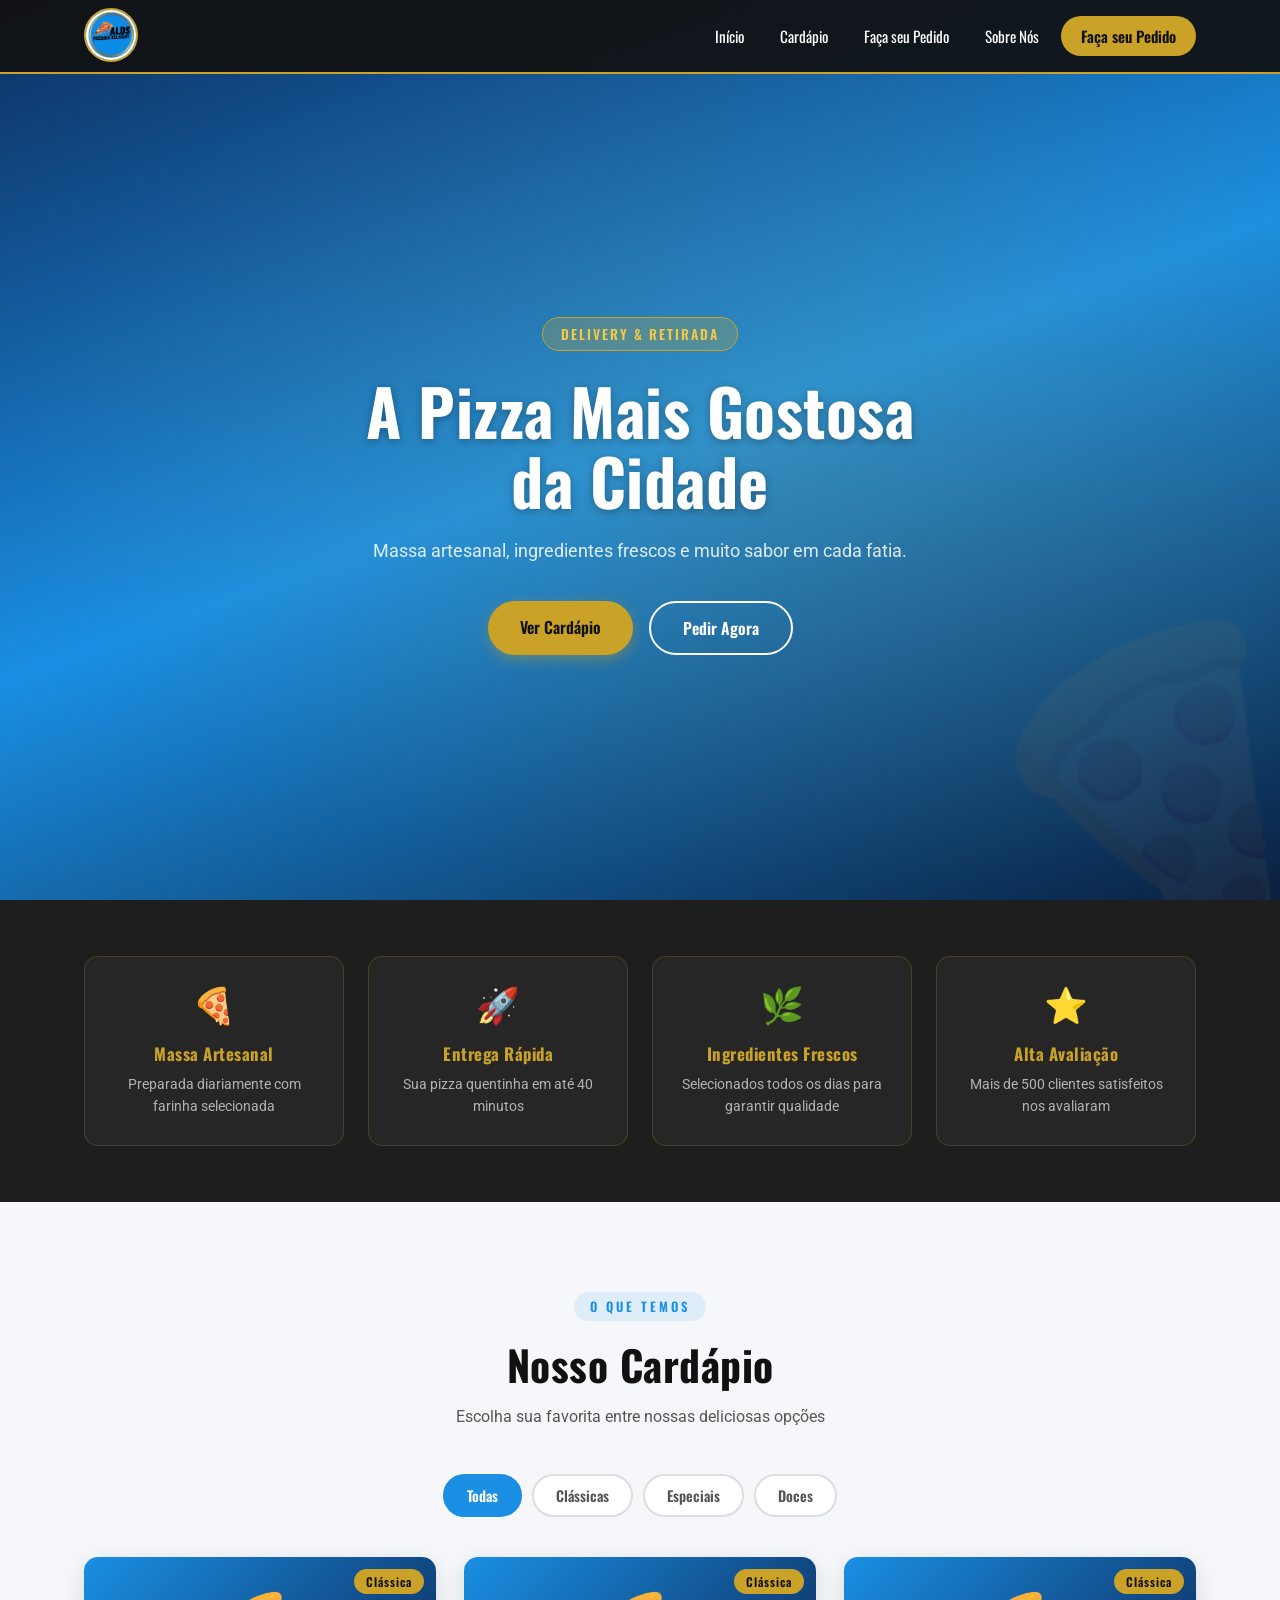
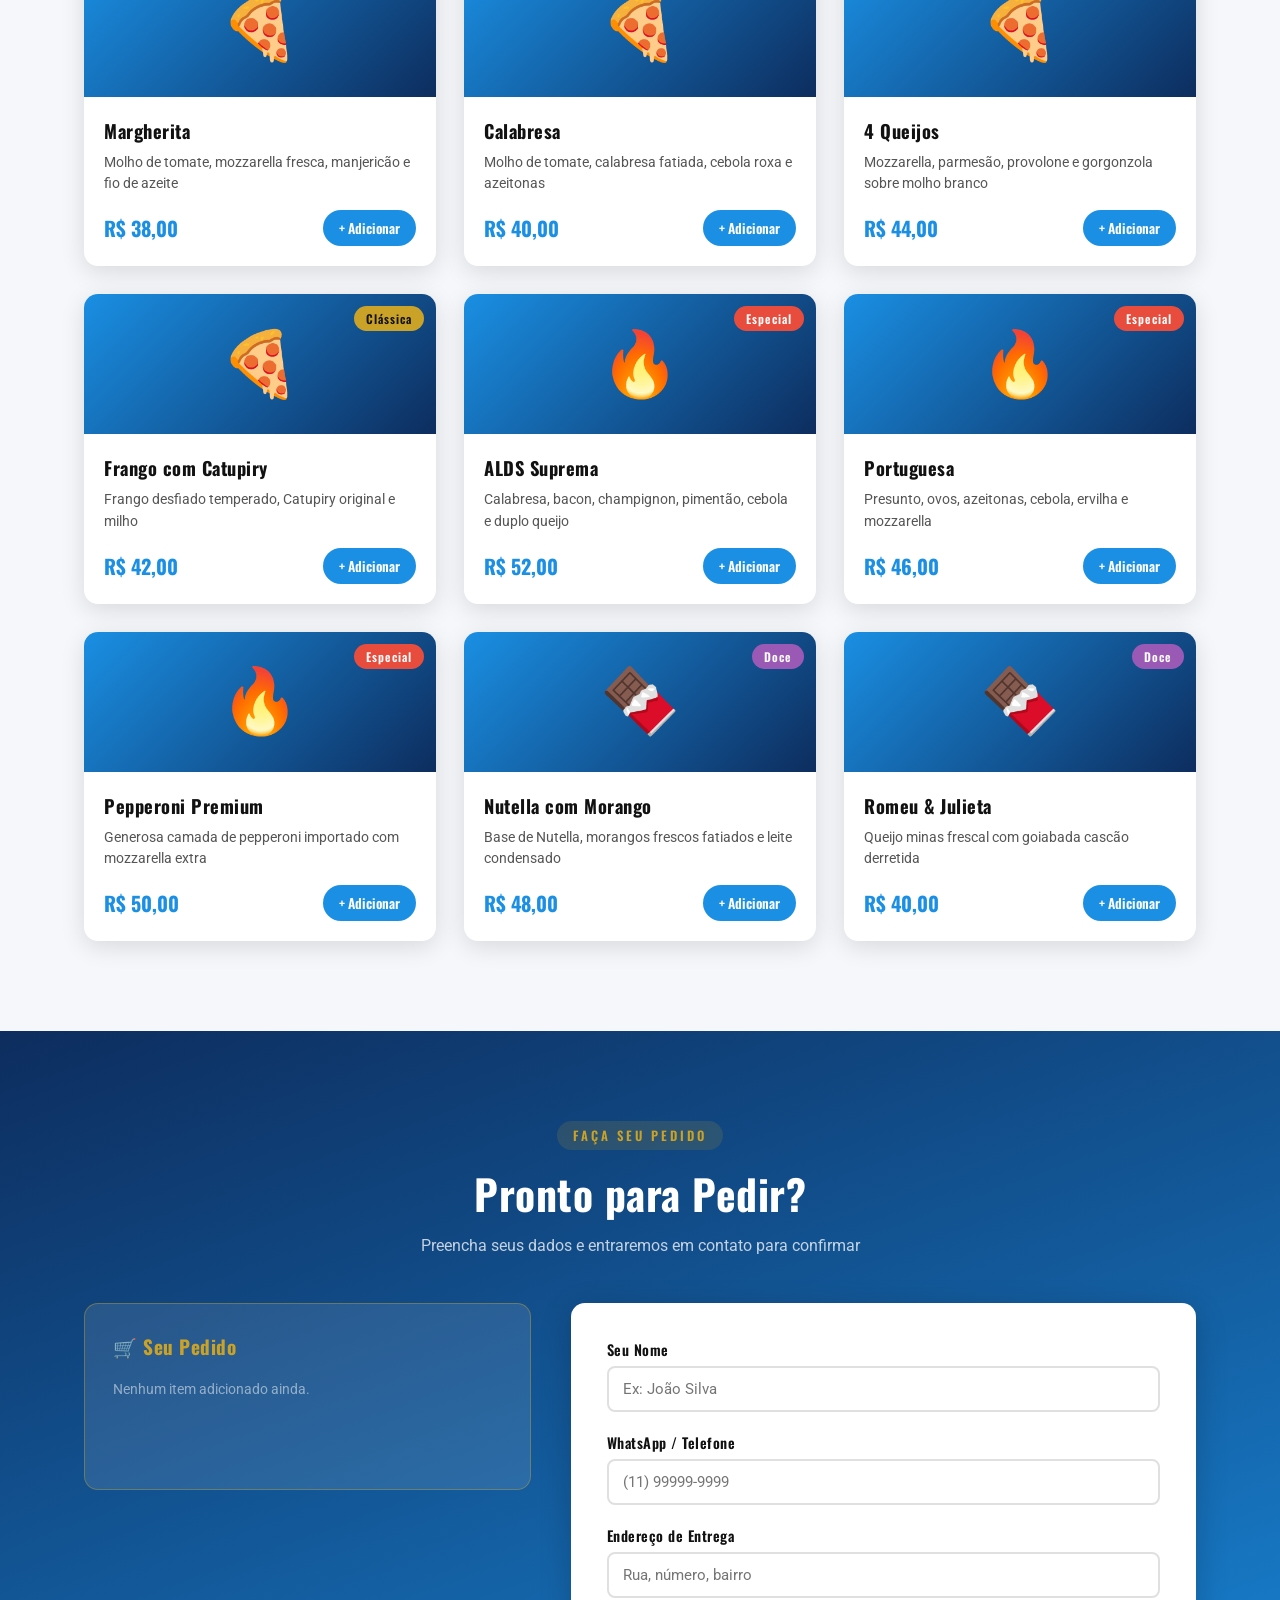
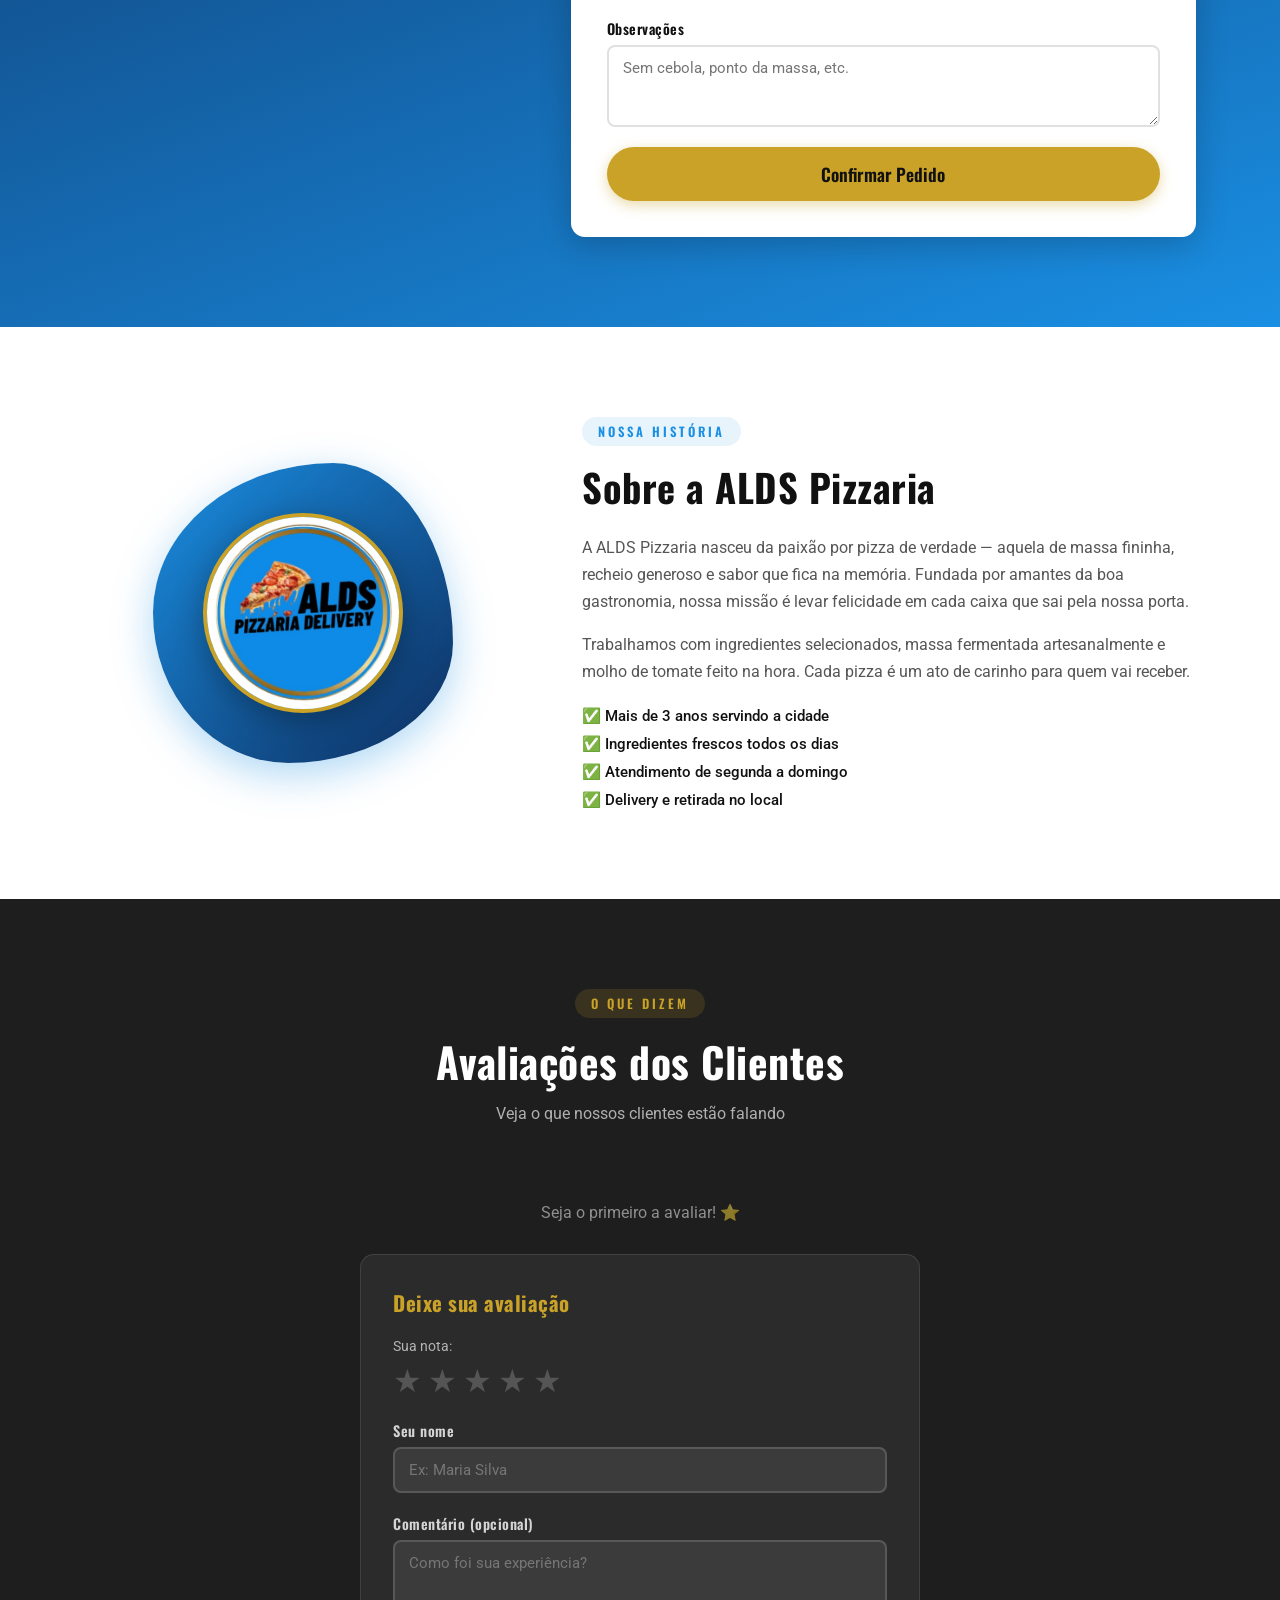
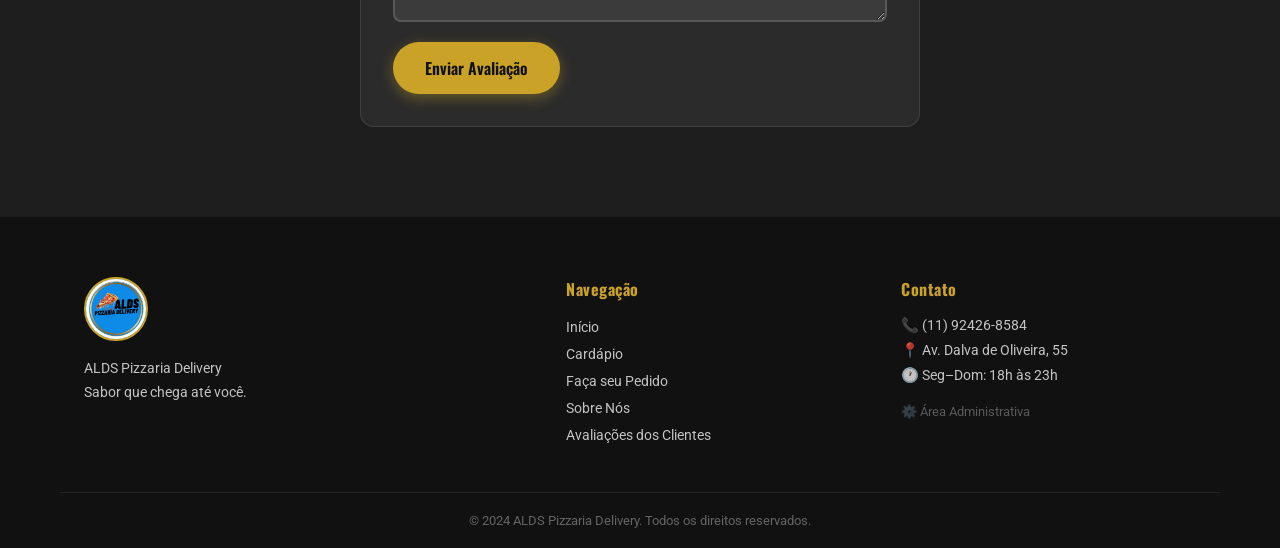
<file: index.html>
<!DOCTYPE html>
<html lang="pt-BR">
<head>
  <meta charset="UTF-8" />
  <meta name="viewport" content="width=device-width, initial-scale=1.0" />
  <title>ALDS Pizzaria Delivery</title>
  <link rel="stylesheet" href="css/style.css" />
  <link rel="preconnect" href="https://fonts.googleapis.com" />
  <link href="https://fonts.googleapis.com/css2?family=Oswald:wght@400;600;700&family=Roboto:wght@300;400;500&display=swap" rel="stylesheet" />
</head>
<body>

  <!-- HEADER -->
  <header id="header">
    <div class="header-inner">
      <a href="#home" class="logo-link">
        <div class="logo-wrap logo-wrap--header">
          <img src="imagem_logo.jpeg" alt="ALDS Pizzaria Delivery" />
        </div>
      </a>
      <nav>
        <button class="hamburger" id="hamburger" aria-label="Menu">
          <span></span><span></span><span></span>
        </button>
        <ul class="nav-links" id="navLinks">
          <li><a href="#home">Início</a></li>
          <li><a href="#cardapio">Cardápio</a></li>
          <li><a href="#pedido">Faça seu Pedido</a></li>
          <li><a href="#sobre">Sobre Nós</a></li>
          <li><a href="#pedido" class="btn-nav">Faça seu Pedido</a></li>
        </ul>
      </nav>
    </div>
  </header>

  <!-- BANNER / HERO -->
  <section class="hero" id="home">
    <div class="hero-overlay"></div>
    <div class="hero-content">
      <span class="hero-badge">Delivery & Retirada</span>
      <h1>A Pizza Mais Gostosa<br />da Cidade</h1>
      <p>Massa artesanal, ingredientes frescos e muito sabor em cada fatia.</p>
      <div class="hero-buttons">
        <a href="#cardapio" class="btn-primary">Ver Cardápio</a>
        <a href="#pedido" class="btn-secondary">Pedir Agora</a>
      </div>
    </div>
  </section>

  <!-- DESTAQUES -->
  <section class="features">
    <div class="container">
      <div class="feature-card">
        <span class="feature-icon">🍕</span>
        <h3>Massa Artesanal</h3>
        <p>Preparada diariamente com farinha selecionada</p>
      </div>
      <div class="feature-card">
        <span class="feature-icon">🚀</span>
        <h3>Entrega Rápida</h3>
        <p>Sua pizza quentinha em até 40 minutos</p>
      </div>
      <div class="feature-card">
        <span class="feature-icon">🌿</span>
        <h3>Ingredientes Frescos</h3>
        <p>Selecionados todos os dias para garantir qualidade</p>
      </div>
      <div class="feature-card">
        <span class="feature-icon">⭐</span>
        <h3>Alta Avaliação</h3>
        <p>Mais de 500 clientes satisfeitos nos avaliaram</p>
      </div>
    </div>
  </section>

  <!-- CARDÁPIO -->
  <section class="cardapio" id="cardapio">
    <div class="container">
      <div class="section-header">
        <span class="section-label">O que temos</span>
        <h2>Nosso Cardápio</h2>
        <p>Escolha sua favorita entre nossas deliciosas opções</p>
      </div>

      <div class="filter-buttons">
        <button class="filter-btn active" data-filter="all">Todas</button>
        <button class="filter-btn" data-filter="classica">Clássicas</button>
        <button class="filter-btn" data-filter="especial">Especiais</button>
        <button class="filter-btn" data-filter="doce">Doces</button>
      </div>

      <!-- Cards gerados dinamicamente pelo script.js via localStorage -->
      <div class="pizza-grid" id="pizzaGrid"></div>
    </div>
  </section>

  <!-- PEDIDO -->
  <section class="pedido" id="pedido">
    <div class="container">
      <div class="section-header light">
        <span class="section-label gold">Faça seu pedido</span>
        <h2>Pronto para Pedir?</h2>
        <p>Preencha seus dados e entraremos em contato para confirmar</p>
      </div>

      <div class="pedido-wrapper">
        <div class="carrinho" id="carrinho">
          <h3>🛒 Seu Pedido</h3>
          <ul id="carrinhoLista">
            <li class="carrinho-vazio">Nenhum item adicionado ainda.</li>
          </ul>
          <div class="carrinho-total" id="carrinhoTotal" style="display:none">
            <span>Total:</span>
            <span id="totalValor">R$ 0,00</span>
          </div>
        </div>

        <form class="pedido-form" id="pedidoForm" onsubmit="enviarPedido(event)">
          <div class="form-group">
            <label for="nome">Seu Nome</label>
            <input type="text" id="nome" placeholder="Ex: João Silva" required />
          </div>
          <div class="form-group">
            <label for="telefone">WhatsApp / Telefone</label>
            <input type="tel" id="telefone" placeholder="(11) 99999-9999" required maxlength="15" autocomplete="tel" />
            <span id="telefoneErro" style="display:none;color:#e74c3c;font-size:.82rem;margin-top:2px;"></span>
          </div>
          <div class="form-group">
            <label for="endereco">Endereço de Entrega</label>
            <input type="text" id="endereco" placeholder="Rua, número, bairro" />
          </div>
          <div class="form-group">
            <label for="obs">Observações</label>
            <textarea id="obs" rows="3" placeholder="Sem cebola, ponto da massa, etc."></textarea>
          </div>
          <button type="submit" class="btn-primary full">Confirmar Pedido</button>
        </form>
      </div>
    </div>
  </section>

  <!-- SOBRE NÓS -->
  <section class="sobre" id="sobre">
    <div class="container sobre-inner">
      <div class="sobre-img">
        <div class="sobre-blob">
          <div class="logo-wrap logo-wrap--blob">
            <img src="imagem_logo.jpeg" alt="ALDS Pizzaria" />
          </div>
        </div>
      </div>
      <div class="sobre-texto">
        <span class="section-label">Nossa História</span>
        <h2>Sobre a ALDS Pizzaria</h2>
        <p>
          A ALDS Pizzaria nasceu da paixão por pizza de verdade — aquela de massa fininha, recheio generoso e sabor que fica na memória.
          Fundada por amantes da boa gastronomia, nossa missão é levar felicidade em cada caixa que sai pela nossa porta.
        </p>
        <p>
          Trabalhamos com ingredientes selecionados, massa fermentada artesanalmente e molho de tomate feito na hora.
          Cada pizza é um ato de carinho para quem vai receber.
        </p>
        <ul class="sobre-lista">
          <li>✅ Mais de 3 anos servindo a cidade</li>
          <li>✅ Ingredientes frescos todos os dias</li>
          <li>✅ Atendimento de segunda a domingo</li>
          <li>✅ Delivery e retirada no local</li>
        </ul>
      </div>
    </div>
  </section>

  <!-- AVALIAÇÕES -->
  <section class="avaliacoes" id="avaliacoes">
    <div class="container">
      <div class="section-header">
        <span class="section-label">O que dizem</span>
        <h2>Avaliações dos Clientes</h2>
        <p>Veja o que nossos clientes estão falando</p>
      </div>

      <div class="avaliacoes-grid" id="avaliacoesGrid">
        <!-- Populado por script.js -->
      </div>

      <div class="avaliacao-form-wrap">
        <h3>Deixe sua avaliação</h3>
        <form id="avaliacaoForm" onsubmit="salvarAvaliacao(event)">
          <div class="estrelas-container">
            <p class="estrelas-label">Sua nota:</p>
            <div class="estrelas" id="estrelasInput">
              <span class="estrela" data-valor="1">★</span>
              <span class="estrela" data-valor="2">★</span>
              <span class="estrela" data-valor="3">★</span>
              <span class="estrela" data-valor="4">★</span>
              <span class="estrela" data-valor="5">★</span>
            </div>
            <input type="hidden" id="notaAvaliacao" value="0" />
          </div>
          <div class="form-group">
            <label for="nomeAvaliador">Seu nome</label>
            <input type="text" id="nomeAvaliador" placeholder="Ex: Maria Silva" required />
          </div>
          <div class="form-group">
            <label for="comentarioAvaliacao">Comentário (opcional)</label>
            <textarea id="comentarioAvaliacao" rows="3" placeholder="Como foi sua experiência?"></textarea>
          </div>
          <button type="submit" class="btn-primary">Enviar Avaliação</button>
        </form>
      </div>
    </div>
  </section>

  <!-- FOOTER -->
  <footer class="footer">
    <div class="container footer-inner">
      <div class="footer-brand">
        <div class="logo-wrap logo-wrap--footer">
          <img src="imagem_logo.jpeg" alt="ALDS Pizzaria" />
        </div>
        <p>ALDS Pizzaria Delivery<br />Sabor que chega até você.</p>
      </div>
      <div class="footer-links">
        <h4>Navegação</h4>
        <ul>
          <li><a href="#home">Início</a></li>
          <li><a href="#cardapio">Cardápio</a></li>
          <li><a href="#pedido">Faça seu Pedido</a></li>
          <li><a href="#sobre">Sobre Nós</a></li>
          <li><a href="#avaliacoes">Avaliações dos Clientes</a></li>
        </ul>
      </div>
      <div class="footer-contato">
        <h4>Contato</h4>
        <p>📞 (11) 92426-8584</p>
        <p>📍 Av. Dalva de Oliveira, 55</p>
        <p>🕐 Seg–Dom: 18h às 23h</p>
        <a href="admin.html" class="admin-link">⚙️ Área Administrativa</a>
      </div>
    </div>
    <div class="footer-bottom">
      <p>© 2024 ALDS Pizzaria Delivery. Todos os direitos reservados.</p>
    </div>
  </footer>

  <!-- MODAL DE CONFIRMAÇÃO -->
  <div class="modal" id="modal">
    <div class="modal-box">
      <span class="modal-icon">🎉</span>
      <h3>Pedido Recebido!</h3>
      <p id="modalMensagem">Obrigado! Em breve entraremos em contato para confirmar seu pedido.</p>
      <button class="btn-primary" onclick="fecharModal()">Fechar</button>
    </div>
  </div>

  <script src="js/script.js"></script>
</body>
</html>
</file>
<file: css/style.css>
/* =============================================
   ALDS Pizzaria — Stylesheet
   Paleta: Azul #1A8FE3 | Dourado #C9A227 | Preto #111
   ============================================= */

*, *::before, *::after { box-sizing: border-box; margin: 0; padding: 0; }

:root {
  --blue:    #1A8FE3;
  --blue-dk: #1270b8;
  --gold:    #C9A227;
  --gold-lt: #f0c84a;
  --dark:    #111111;
  --dark2:   #1e1e1e;
  --gray:    #555;
  --light:   #f5f7fa;
  --white:   #ffffff;
  --radius:  14px;
  --shadow:  0 6px 24px rgba(0,0,0,.12);
}

html { scroll-behavior: smooth; }

body {
  font-family: 'Roboto', sans-serif;
  color: var(--dark);
  background: var(--white);
  overflow-x: hidden;
}

h1, h2, h3, h4 { font-family: 'Oswald', sans-serif; letter-spacing: .5px; }

a { text-decoration: none; color: inherit; }

img { max-width: 100%; display: block; }

.container { max-width: 1160px; margin: 0 auto; padding: 0 24px; }

/* ── Buttons ── */
.btn-primary {
  display: inline-block;
  background: var(--gold);
  color: var(--dark);
  font-family: 'Oswald', sans-serif;
  font-size: 1rem;
  font-weight: 600;
  padding: 14px 32px;
  border-radius: 50px;
  border: none;
  cursor: pointer;
  transition: background .25s, transform .2s, box-shadow .2s;
  box-shadow: 0 4px 14px rgba(201,162,39,.4);
}
.btn-primary:hover { background: var(--gold-lt); transform: translateY(-2px); }
.btn-primary.full { width: 100%; text-align: center; font-size: 1.1rem; }

.btn-secondary {
  display: inline-block;
  background: transparent;
  color: var(--white);
  font-family: 'Oswald', sans-serif;
  font-size: 1rem;
  font-weight: 600;
  padding: 13px 32px;
  border-radius: 50px;
  border: 2px solid var(--white);
  cursor: pointer;
  transition: background .25s, color .25s;
}
.btn-secondary:hover { background: var(--white); color: var(--blue); }

/* =============================================
   HEADER
   ============================================= */
#header {
  position: fixed;
  top: 0; left: 0; right: 0;
  z-index: 900;
  background: rgba(17,17,17,.92);
  backdrop-filter: blur(10px);
  border-bottom: 2px solid var(--gold);
  transition: background .3s;
}

.header-inner {
  max-width: 1160px;
  margin: 0 auto;
  padding: 0 24px;
  height: 72px;
  display: flex;
  align-items: center;
  justify-content: space-between;
}

/* ── Logo wrapper — elimina fundo branco da imagem ── */
.logo-wrap {
  border-radius: 50%;
  overflow: hidden;           /* recorte circular limpo      */
  background: #1A8FE3;        /* cobre qualquer resquício branco */
  flex-shrink: 0;
  display: inline-flex;
  align-items: center;
  justify-content: center;
}

/* A imagem escala levemente para cobrir as bordas brancas do JPEG */
.logo-wrap img {
  display: block;
  width: 100%;
  height: 100%;
  object-fit: cover;
  transform: scale(1.13);
}

/* Tamanhos por contexto */
.logo-wrap--header {
  width: 54px;
  height: 54px;
  border: 2px solid var(--gold);
}

.logo-wrap--footer {
  width: 64px;
  height: 64px;
  border: 2px solid var(--gold);
  margin-bottom: 16px;
}

nav { display: flex; align-items: center; }

.nav-links {
  list-style: none;
  display: flex;
  gap: 8px;
  align-items: center;
}

.nav-links a {
  color: var(--white);
  font-family: 'Oswald', sans-serif;
  font-size: .95rem;
  font-weight: 400;
  padding: 8px 14px;
  border-radius: 6px;
  transition: color .2s;
}
.nav-links a:hover { color: var(--gold); }

.nav-links .btn-nav {
  background: var(--gold);
  color: var(--dark);
  font-weight: 600;
  border-radius: 50px;
  padding: 9px 20px;
}
.nav-links .btn-nav:hover { background: var(--gold-lt); color: var(--dark); }

/* Hamburger */
.hamburger {
  display: none;
  flex-direction: column;
  gap: 5px;
  background: none;
  border: none;
  cursor: pointer;
  padding: 6px;
}
.hamburger span {
  display: block;
  width: 25px; height: 2px;
  background: var(--white);
  border-radius: 2px;
  transition: transform .3s, opacity .3s;
}
.hamburger.open span:nth-child(1) { transform: translateY(7px) rotate(45deg); }
.hamburger.open span:nth-child(2) { opacity: 0; }
.hamburger.open span:nth-child(3) { transform: translateY(-7px) rotate(-45deg); }

/* =============================================
   HERO
   ============================================= */
.hero {
  position: relative;
  min-height: 100vh;
  display: flex;
  align-items: center;
  justify-content: center;
  background:
    linear-gradient(160deg, #0d2d5e 0%, #1A8FE3 50%, #0a1f3e 100%);
  overflow: hidden;
  padding-top: 72px;
}

/* Animated pizza pattern */
.hero::before {
  content: '🍕';
  position: absolute;
  font-size: 18rem;
  opacity: .05;
  right: -3rem;
  bottom: -3rem;
  animation: spin 30s linear infinite;
  pointer-events: none;
}
@keyframes spin { to { transform: rotate(360deg); } }

.hero-overlay {
  position: absolute; inset: 0;
  background: radial-gradient(ellipse at 60% 50%, rgba(201,162,39,.15) 0%, transparent 70%);
  pointer-events: none;
}

.hero-content {
  position: relative;
  text-align: center;
  color: var(--white);
  max-width: 680px;
  padding: 0 24px;
  display: flex;
  flex-direction: column;
  align-items: center;
}

/* Logo dentro do blob — Sobre Nós */
.logo-wrap--blob {
  width: 200px;
  height: 200px;
  border: 4px solid var(--gold);
  box-shadow: 0 8px 32px rgba(0,0,0,.3);
}

.hero-badge {
  display: inline-block;
  background: rgba(201,162,39,.25);
  border: 1px solid var(--gold);
  color: var(--gold-lt);
  font-family: 'Oswald', sans-serif;
  font-size: .85rem;
  font-weight: 600;
  letter-spacing: 2px;
  text-transform: uppercase;
  padding: 6px 18px;
  border-radius: 50px;
  margin-bottom: 24px;
}

.hero-content h1 {
  font-size: clamp(2.4rem, 6vw, 4rem);
  font-weight: 700;
  line-height: 1.1;
  margin-bottom: 20px;
  text-shadow: 0 2px 8px rgba(0,0,0,.3);
}

.hero-content p {
  font-size: 1.15rem;
  color: rgba(255,255,255,.85);
  margin-bottom: 36px;
  line-height: 1.6;
}

.hero-buttons { display: flex; gap: 16px; justify-content: center; flex-wrap: wrap; }

/* =============================================
   FEATURES
   ============================================= */
.features {
  background: var(--dark2);
  padding: 56px 0;
}

.features .container {
  display: grid;
  grid-template-columns: repeat(4, 1fr);
  gap: 24px;
}

.feature-card {
  text-align: center;
  padding: 28px 20px;
  border-radius: var(--radius);
  background: rgba(255,255,255,.04);
  border: 1px solid rgba(201,162,39,.2);
  transition: border-color .3s, transform .3s;
}
.feature-card:hover { border-color: var(--gold); transform: translateY(-4px); }

.feature-icon { font-size: 2.2rem; display: block; margin-bottom: 14px; }

.feature-card h3 {
  color: var(--gold);
  font-size: 1.05rem;
  margin-bottom: 8px;
}

.feature-card p { color: rgba(255,255,255,.65); font-size: .9rem; line-height: 1.5; }

/* =============================================
   CARDÁPIO
   ============================================= */
.cardapio {
  padding: 90px 0;
  background: var(--light);
}

.section-header {
  text-align: center;
  margin-bottom: 48px;
}
.section-header.light h2 { color: var(--white); }
.section-header.light p  { color: rgba(255,255,255,.75); }

.section-label {
  display: inline-block;
  font-family: 'Oswald', sans-serif;
  font-size: .8rem;
  font-weight: 600;
  letter-spacing: 3px;
  text-transform: uppercase;
  color: var(--blue);
  background: rgba(26,143,227,.1);
  padding: 5px 16px;
  border-radius: 50px;
  margin-bottom: 12px;
}
.section-label.gold { color: var(--gold); background: rgba(201,162,39,.15); }

.section-header h2 {
  font-size: clamp(1.8rem, 4vw, 2.6rem);
  margin-bottom: 12px;
}

.section-header p { color: var(--gray); font-size: 1rem; }

/* Filter Buttons */
.filter-buttons {
  display: flex;
  gap: 10px;
  justify-content: center;
  flex-wrap: wrap;
  margin-bottom: 40px;
}

.filter-btn {
  padding: 9px 22px;
  border-radius: 50px;
  border: 2px solid #ddd;
  background: var(--white);
  font-family: 'Oswald', sans-serif;
  font-size: .9rem;
  font-weight: 600;
  cursor: pointer;
  color: var(--gray);
  transition: all .25s;
}
.filter-btn:hover,
.filter-btn.active {
  background: var(--blue);
  border-color: var(--blue);
  color: var(--white);
}

/* Pizza Grid */
.pizza-grid {
  display: grid;
  grid-template-columns: repeat(auto-fill, minmax(280px, 1fr));
  gap: 28px;
}

.pizza-card {
  background: var(--white);
  border-radius: var(--radius);
  overflow: hidden;
  box-shadow: var(--shadow);
  transition: transform .3s, box-shadow .3s;
}
.pizza-card:hover { transform: translateY(-6px); box-shadow: 0 12px 36px rgba(0,0,0,.15); }
.pizza-card.hidden { display: none; }

.pizza-img-wrap {
  position: relative;
  background: linear-gradient(135deg, #1A8FE3 0%, #0d2d5e 100%);
  height: 140px;
  display: flex;
  align-items: center;
  justify-content: center;
}

.pizza-emoji { font-size: 4rem; }

.pizza-tag {
  position: absolute;
  top: 12px; right: 12px;
  background: var(--gold);
  color: var(--dark);
  font-family: 'Oswald', sans-serif;
  font-size: .75rem;
  font-weight: 600;
  padding: 4px 12px;
  border-radius: 50px;
  letter-spacing: 1px;
}
.pizza-tag.especial { background: #e74c3c; color: var(--white); }
.pizza-tag.doce     { background: #9b59b6; color: var(--white); }

.pizza-info { padding: 20px; }

.pizza-info h3 {
  font-size: 1.15rem;
  margin-bottom: 8px;
  color: var(--dark);
}

.pizza-info p {
  color: var(--gray);
  font-size: .88rem;
  line-height: 1.5;
  margin-bottom: 16px;
}

.pizza-footer {
  display: flex;
  align-items: center;
  justify-content: space-between;
}

.price {
  font-family: 'Oswald', sans-serif;
  font-size: 1.25rem;
  font-weight: 700;
  color: var(--blue);
}

.btn-add {
  background: var(--blue);
  color: var(--white);
  font-family: 'Oswald', sans-serif;
  font-size: .85rem;
  font-weight: 600;
  padding: 8px 16px;
  border: none;
  border-radius: 50px;
  cursor: pointer;
  transition: background .2s, transform .2s;
}
.btn-add:hover { background: var(--blue-dk); transform: scale(1.05); }

/* =============================================
   SOBRE NÓS
   ============================================= */
.sobre {
  padding: 90px 0;
  background: var(--white);
}

.sobre-inner {
  display: grid;
  grid-template-columns: 1fr 1.4fr;
  gap: 60px;
  align-items: center;
}

.sobre-blob {
  width: 300px;
  height: 300px;
  background: linear-gradient(135deg, var(--blue) 0%, #0d2d5e 100%);
  border-radius: 60% 40% 55% 45% / 50% 60% 40% 50%;
  display: flex;
  align-items: center;
  justify-content: center;
  margin: 0 auto;
  box-shadow: 0 12px 40px rgba(26,143,227,.35);
  animation: blobAnim 6s ease-in-out infinite;
}
@keyframes blobAnim {
  0%,100% { border-radius: 60% 40% 55% 45% / 50% 60% 40% 50%; }
  50%      { border-radius: 40% 60% 45% 55% / 60% 40% 55% 45%; }
}

.sobre-emoji { font-size: 6rem; }

.sobre-texto .section-label { margin-bottom: 12px; }

.sobre-texto h2 {
  font-size: clamp(1.8rem, 3.5vw, 2.4rem);
  margin-bottom: 20px;
}

.sobre-texto p {
  color: var(--gray);
  line-height: 1.75;
  margin-bottom: 16px;
  font-size: .97rem;
}

.sobre-lista {
  list-style: none;
  margin-top: 20px;
  display: flex;
  flex-direction: column;
  gap: 10px;
}

.sobre-lista li {
  font-size: .95rem;
  color: var(--dark);
  font-weight: 500;
}

/* =============================================
   PEDIDO
   ============================================= */
.pedido {
  padding: 90px 0;
  background: linear-gradient(160deg, #0d2d5e 0%, #1A8FE3 100%);
}

.pedido-wrapper {
  display: grid;
  grid-template-columns: 1fr 1.4fr;
  gap: 40px;
  align-items: start;
}

/* Carrinho */
.carrinho {
  background: rgba(255,255,255,.1);
  border: 1px solid rgba(201,162,39,.4);
  border-radius: var(--radius);
  padding: 28px;
  color: var(--white);
}

.carrinho h3 {
  font-size: 1.2rem;
  margin-bottom: 20px;
  color: var(--gold);
}

#carrinhoLista {
  list-style: none;
  display: flex;
  flex-direction: column;
  gap: 10px;
  min-height: 80px;
}

.carrinho-vazio { color: rgba(255,255,255,.5); font-size: .9rem; }

.carrinho-item {
  display: flex;
  justify-content: space-between;
  align-items: center;
  font-size: .9rem;
  padding: 8px 0;
  border-bottom: 1px solid rgba(255,255,255,.1);
}

.carrinho-item button {
  background: none;
  border: none;
  color: #e74c3c;
  cursor: pointer;
  font-size: 1rem;
  padding: 2px 6px;
  border-radius: 4px;
  transition: background .2s;
}
.carrinho-item button:hover { background: rgba(231,76,60,.2); }

.carrinho-total {
  display: flex;
  justify-content: space-between;
  font-family: 'Oswald', sans-serif;
  font-size: 1.1rem;
  font-weight: 600;
  color: var(--gold);
  margin-top: 16px;
  padding-top: 12px;
  border-top: 1px solid rgba(201,162,39,.4);
}

/* Form */
.pedido-form {
  background: var(--white);
  border-radius: var(--radius);
  padding: 36px;
  box-shadow: 0 8px 32px rgba(0,0,0,.2);
}

.form-group {
  display: flex;
  flex-direction: column;
  gap: 6px;
  margin-bottom: 20px;
}

.form-group label {
  font-family: 'Oswald', sans-serif;
  font-size: .9rem;
  font-weight: 600;
  color: var(--dark);
  letter-spacing: .5px;
}

.form-group input,
.form-group textarea {
  border: 2px solid #e0e0e0;
  border-radius: 8px;
  padding: 12px 14px;
  font-family: 'Roboto', sans-serif;
  font-size: .95rem;
  color: var(--dark);
  transition: border-color .2s;
  outline: none;
  resize: vertical;
}

.form-group input:focus,
.form-group textarea:focus { border-color: var(--blue); }

/* =============================================
   FOOTER
   ============================================= */
.footer {
  background: var(--dark);
  color: rgba(255,255,255,.75);
  padding-top: 60px;
}

.footer-inner {
  display: grid;
  grid-template-columns: 1.5fr 1fr 1fr;
  gap: 40px;
  padding-bottom: 48px;
  border-bottom: 1px solid rgba(255,255,255,.08);
}

/* .footer-logo — substituído por .logo-wrap--footer */

.footer-brand p { font-size: .9rem; line-height: 1.7; }

.footer-links h4,
.footer-contato h4 {
  font-size: 1rem;
  color: var(--gold);
  margin-bottom: 16px;
}

.footer-links ul { list-style: none; display: flex; flex-direction: column; gap: 8px; }

.footer-links a {
  font-size: .9rem;
  transition: color .2s;
}
.footer-links a:hover { color: var(--gold); }

.footer-contato p { font-size: .9rem; margin-bottom: 8px; }

.footer-bottom {
  text-align: center;
  padding: 20px 0;
  font-size: .82rem;
  color: rgba(255,255,255,.35);
}

/* =============================================
   MODAL
   ============================================= */
.modal {
  display: none;
  position: fixed;
  inset: 0;
  background: rgba(0,0,0,.6);
  z-index: 9999;
  align-items: center;
  justify-content: center;
}
.modal.open { display: flex; animation: fadeIn .3s ease; }

@keyframes fadeIn { from { opacity: 0; } to { opacity: 1; } }

.modal-box {
  background: var(--white);
  border-radius: var(--radius);
  padding: 48px 40px;
  text-align: center;
  max-width: 400px;
  width: 90%;
  box-shadow: 0 20px 60px rgba(0,0,0,.3);
  animation: slideUp .3s ease;
}

@keyframes slideUp {
  from { transform: translateY(30px); opacity: 0; }
  to   { transform: translateY(0);    opacity: 1; }
}

.modal-icon { font-size: 3.5rem; display: block; margin-bottom: 16px; }

.modal-box h3 {
  font-size: 1.6rem;
  margin-bottom: 12px;
  color: var(--dark);
}

.modal-box p {
  color: var(--gray);
  margin-bottom: 28px;
  line-height: 1.6;
}

/* =============================================
   RESPONSIVE
   ============================================= */

/* Tablet */
@media (max-width: 900px) {
  .features .container { grid-template-columns: repeat(2, 1fr); }
  .sobre-inner         { grid-template-columns: 1fr; }
  .sobre-img           { order: -1; }
  .pedido-wrapper      { grid-template-columns: 1fr; }
  .footer-inner        { grid-template-columns: 1fr 1fr; }
  .footer-brand        { grid-column: 1 / -1; }
}

/* Mobile */
@media (max-width: 640px) {
  .hamburger { display: flex; }

  .nav-links {
    display: none;
    flex-direction: column;
    position: fixed;
    top: 72px; left: 0; right: 0;
    background: var(--dark);
    padding: 24px;
    gap: 4px;
    border-bottom: 2px solid var(--gold);
  }
  .nav-links.open { display: flex; }
  .nav-links a { padding: 12px 16px; font-size: 1.1rem; }
  .nav-links .btn-nav { margin-top: 8px; text-align: center; }

  .features .container { grid-template-columns: 1fr 1fr; gap: 16px; }
  .pizza-grid           { grid-template-columns: 1fr; }
  .hero-buttons         { flex-direction: column; align-items: center; }
  .logo-wrap--blob { width: 160px; height: 160px; }
  .footer-inner         { grid-template-columns: 1fr; }
  .pedido-form          { padding: 24px; }
  .sobre-blob           { width: 220px; height: 220px; }
  .sobre-emoji          { font-size: 4.5rem; }
}

@media (max-width: 400px) {
  .features .container { grid-template-columns: 1fr; }
}

/* =============================================
   PIZZA CARD — imagem via URL
   ============================================= */
.pizza-card-img {
  position: absolute;
  inset: 0;
  width: 100%;
  height: 100%;
  object-fit: cover;
}

/* =============================================
   AVALIAÇÕES — seção pública
   ============================================= */
.avaliacoes {
  padding: 90px 0;
  background: var(--dark2);
}

.avaliacoes .section-header h2 { color: var(--white); }
.avaliacoes .section-header p  { color: rgba(255,255,255,.65); }
.avaliacoes .section-label     { color: var(--gold); background: rgba(201,162,39,.15); }

.sem-avaliacoes {
  text-align: center;
  color: rgba(255,255,255,.5);
  padding: 32px 0;
  font-size: 1rem;
}

/* Média geral */
.media-geral {
  display: flex;
  align-items: center;
  gap: 18px;
  background: rgba(255,255,255,.06);
  border: 1px solid rgba(201,162,39,.3);
  border-radius: var(--radius);
  padding: 20px 28px;
  margin-bottom: 32px;
  max-width: 300px;
}

.media-numero {
  font-family: 'Oswald', sans-serif;
  font-size: 2.8rem;
  font-weight: 700;
  color: var(--gold);
  line-height: 1;
}

.media-estrelas {
  font-size: 1.2rem;
  color: var(--gold);
  margin-bottom: 4px;
  letter-spacing: 2px;
}

.media-total { color: rgba(255,255,255,.5); font-size: .82rem; }

/* Cards de avaliação públicos */
.avaliacoes-cards {
  display: grid;
  grid-template-columns: repeat(auto-fill, minmax(260px, 1fr));
  gap: 20px;
  margin-bottom: 48px;
}

.avaliacao-pub-card {
  background: rgba(255,255,255,.06);
  border: 1px solid rgba(255,255,255,.1);
  border-radius: var(--radius);
  padding: 22px;
  transition: border-color .3s, transform .3s;
}
.avaliacao-pub-card:hover { border-color: rgba(201,162,39,.5); transform: translateY(-3px); }

.avaliacao-pub-estrelas {
  color: var(--gold);
  font-size: 1rem;
  letter-spacing: 2px;
  margin-bottom: 10px;
}

.avaliacao-pub-comentario {
  color: rgba(255,255,255,.8);
  font-size: .9rem;
  line-height: 1.6;
  margin-bottom: 12px;
  font-style: italic;
}

.avaliacao-pub-nome {
  font-family: 'Oswald', sans-serif;
  font-size: .85rem;
  color: rgba(255,255,255,.5);
}

/* Formulário de avaliação */
.avaliacao-form-wrap {
  background: rgba(255,255,255,.06);
  border: 1px solid rgba(255,255,255,.1);
  border-radius: var(--radius);
  padding: 32px;
  max-width: 560px;
  margin: 0 auto;
}

.avaliacao-form-wrap h3 {
  font-size: 1.3rem;
  color: var(--gold);
  margin-bottom: 20px;
}

.estrelas-container { margin-bottom: 20px; }

.estrelas-label {
  color: rgba(255,255,255,.65);
  font-size: .88rem;
  margin-bottom: 8px;
}

.estrelas { display: flex; gap: 6px; }

.estrela {
  font-size: 2rem;
  color: rgba(255,255,255,.2);
  cursor: pointer;
  transition: color .15s, transform .15s;
  user-select: none;
}
.estrela:hover,
.estrela.ativa { color: var(--gold); transform: scale(1.15); }

.avaliacao-form-wrap .form-group label {
  color: rgba(255,255,255,.8);
}

.avaliacao-form-wrap .form-group input,
.avaliacao-form-wrap .form-group textarea {
  background: rgba(255,255,255,.08);
  border-color: rgba(255,255,255,.15);
  color: var(--white);
}
.avaliacao-form-wrap .form-group input::placeholder,
.avaliacao-form-wrap .form-group textarea::placeholder {
  color: rgba(255,255,255,.3);
}
.avaliacao-form-wrap .form-group input:focus,
.avaliacao-form-wrap .form-group textarea:focus {
  border-color: var(--gold);
}

/* =============================================
   ADMIN LINK no footer
   ============================================= */
.admin-link {
  display: inline-block;
  margin-top: 12px;
  font-size: .82rem;
  color: rgba(255,255,255,.3);
  transition: color .2s;
}
.admin-link:hover { color: var(--gold); }

/* =============================================
   RESPONSIVE — avaliações
   ============================================= */
@media (max-width: 640px) {
  .avaliacoes-cards { grid-template-columns: 1fr; }
  .avaliacao-form-wrap { padding: 24px; }
  .media-geral { max-width: 100%; }
}

/* Shake animation para login error */
@keyframes shake {
  0%,100% { transform: translateX(0); }
  20%     { transform: translateX(-8px); }
  40%     { transform: translateX(8px); }
  60%     { transform: translateX(-5px); }
  80%     { transform: translateX(5px); }
}
</file>
